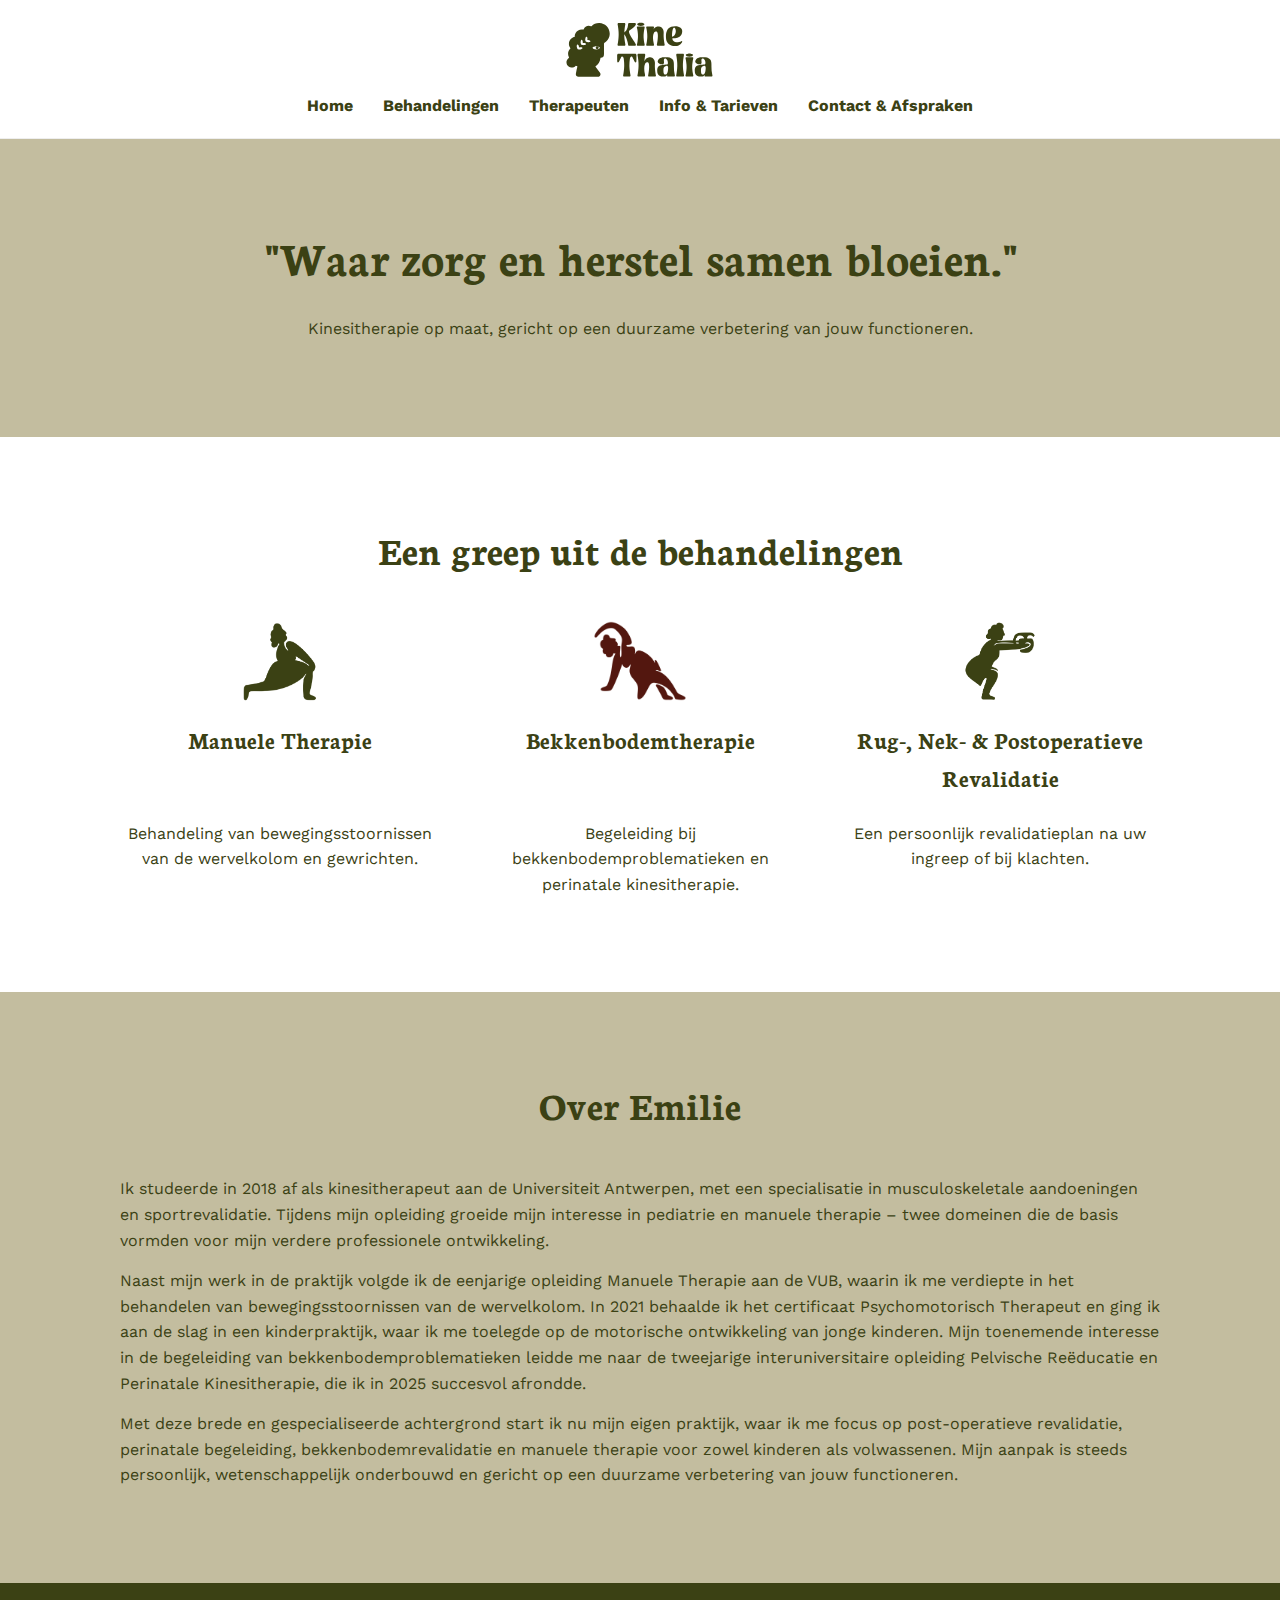
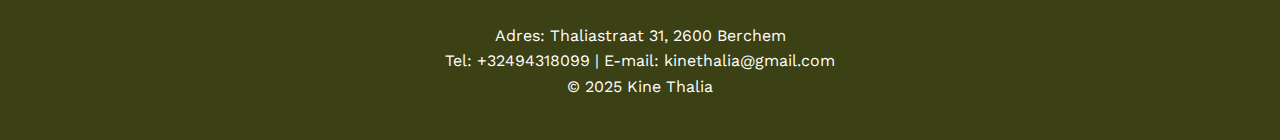
<file: index.html>
<!DOCTYPE html>
<html lang="nl">
<head>
    <meta charset="UTF-8">
    <meta name="viewport" content="width=device-width, initial-scale=1.0">
    <title>Home | Kine Thalia</title>
    <link rel="stylesheet" href="style.css">
</head>
<body>

<div id="header-placeholder"></div>

<main>
    <section id="hero" class="section">
        <div class="container">
            <h1>"Waar zorg en herstel samen bloeien."</h1>
            <p>Kinesitherapie op maat, gericht op een duurzame verbetering van jouw functioneren.</p>
        </div>
    </section>

    <section id="specialisaties" class="section">
        <div class="container">
            <h2>Een greep uit de behandelingen</h2>
            <div class="specialisaties-grid">
                <div class="specialisatie-item">
                    <img src="images/Lunge_groen.png" alt="Icoon Manuele Therapie">
                    <h3>Manuele Therapie</h3>
                    <p>Behandeling van bewegingsstoornissen van de wervelkolom en gewrichten.</p>
                </div>
                <div class="specialisatie-item specialisatie-item--kastanje">
                    <img src="images/Stretch_rood.png" alt="Icoon Bekkenbodemtherapie">
                    <h3>Bekkenbodemtherapie</h3>
                    <p>Begeleiding bij bekkenbodemproblematieken en perinatale kinesitherapie.</p>
                </div>
                <div class="specialisatie-item">
                    <img src="images/Squat_groen.png" alt="Icoon Revalidatie">
                    <h3>Rug-, Nek- & Postoperatieve Revalidatie</h3>
                    <p>Een persoonlijk revalidatieplan na uw ingreep of bij klachten.</p>
                </div>
            </div>
        </div>
    </section>

    <section id="over" class="section">
        <div class="container">
            <div class="over-text">
                <h2>Over Emilie</h2>
                <p>
                    Ik studeerde in 2018 af als kinesitherapeut aan de Universiteit Antwerpen, met een specialisatie in musculoskeletale aandoeningen en sportrevalidatie. Tijdens mijn opleiding groeide mijn interesse in pediatrie en manuele therapie – twee domeinen die de basis vormden voor mijn verdere professionele ontwikkeling.
                </p>
                <p>
                    Naast mijn werk in de praktijk volgde ik de eenjarige opleiding Manuele Therapie aan de VUB, waarin ik me verdiepte in het behandelen van bewegingsstoornissen van de wervelkolom. In 2021 behaalde ik het certificaat Psychomotorisch Therapeut en ging ik aan de slag in een kinderpraktijk, waar ik me toelegde op de motorische ontwikkeling van jonge kinderen. Mijn toenemende interesse in de begeleiding van bekkenbodemproblematieken leidde me naar de tweejarige interuniversitaire opleiding Pelvische Reëducatie en Perinatale Kinesitherapie, die ik in 2025 succesvol afrondde.
                </p>
                <p>
                    Met deze brede en gespecialiseerde achtergrond start ik nu mijn eigen praktijk, waar ik me focus op post-operatieve revalidatie, perinatale begeleiding, bekkenbodemrevalidatie en manuele therapie voor zowel kinderen als volwassenen. Mijn aanpak is steeds persoonlijk, wetenschappelijk onderbouwd en gericht op een duurzame verbetering van jouw functioneren.
                </p>
            </div>
        </div>
    </section>
</main>

<div id="footer-placeholder"></div>
<script src="header-footer-replacer.js"></script>

</body>
</html>
</file>
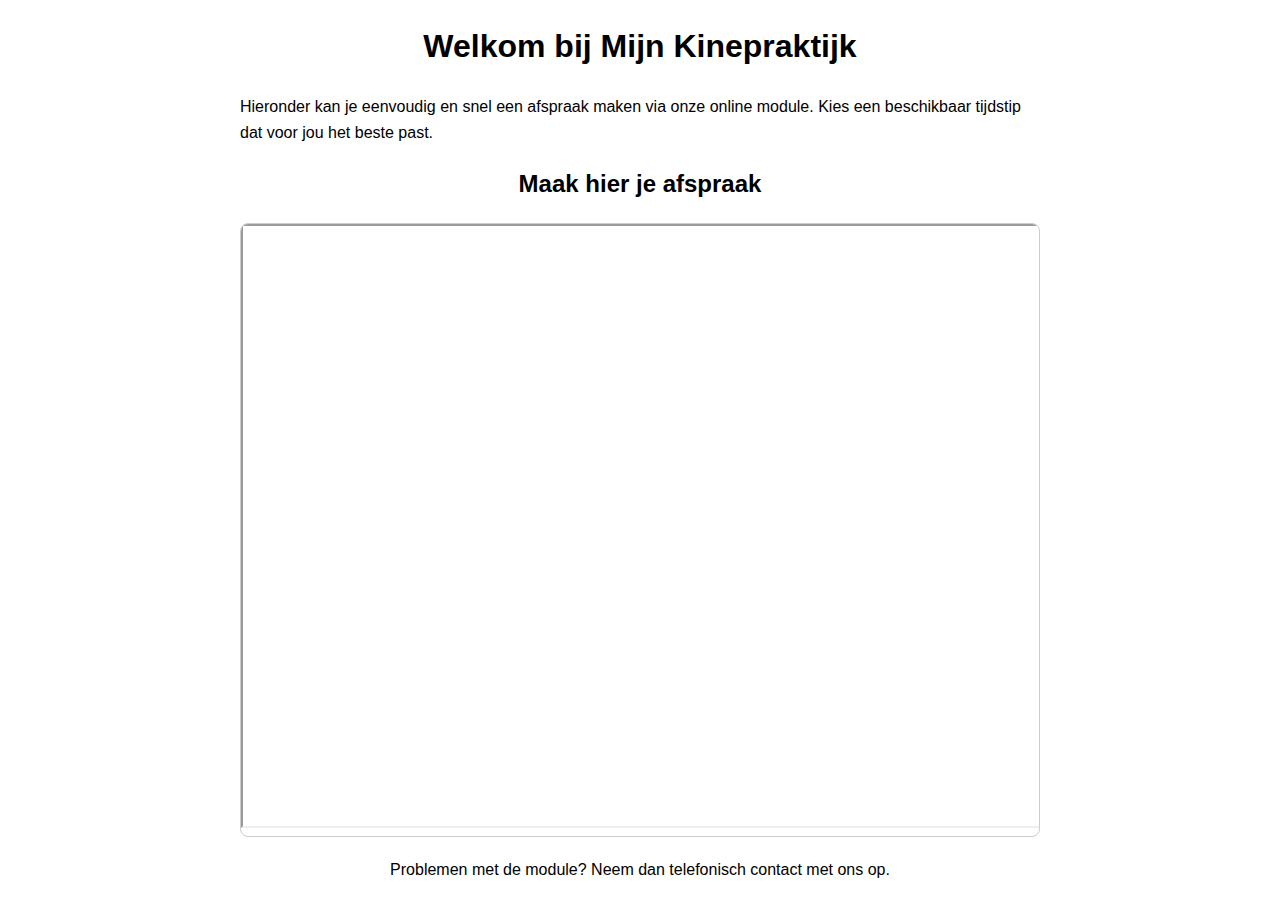
<file: kine-emilie/index.html>
<!DOCTYPE html>
<html lang="nl">
<head>
    <meta charset="UTF-8">
    <meta name="viewport" content="width=device-width, initial-scale=1.0">
    <title>Kine Thalia</title>
    <style>
        body {
            font-family: sans-serif;
            line-height: 1.6;
            margin: 20px;
        }
        .container {
            max-width: 800px;
            margin: auto;
        }
        h1, h2 {
            text-align: center;
        }
        .rosa-embed {
            border: 1px solid #ccc;
            border-radius: 8px;
            overflow: hidden;
        }
    </style>
</head>
<body>

<div class="container">
    <h1>Welkom bij Mijn Kinepraktijk</h1>
    <p>
        Hieronder kan je eenvoudig en snel een afspraak maken via onze online module.
        Kies een beschikbaar tijdstip dat voor jou het beste past.
    </p>

    <h2>Maak hier je afspraak</h2>

    <div class="rosa-embed">
        <iframe
                src="https://rosa.be/nl/embed/alma-dab?isExternalBooking=true"
                width="100%"
                height="600"
                >
        </iframe>
    </div>

    <p style="text-align:center; margin-top: 20px;">
        Problemen met de module? Neem dan telefonisch contact met ons op.
    </p>
</div>

</body>
</html>
</file>
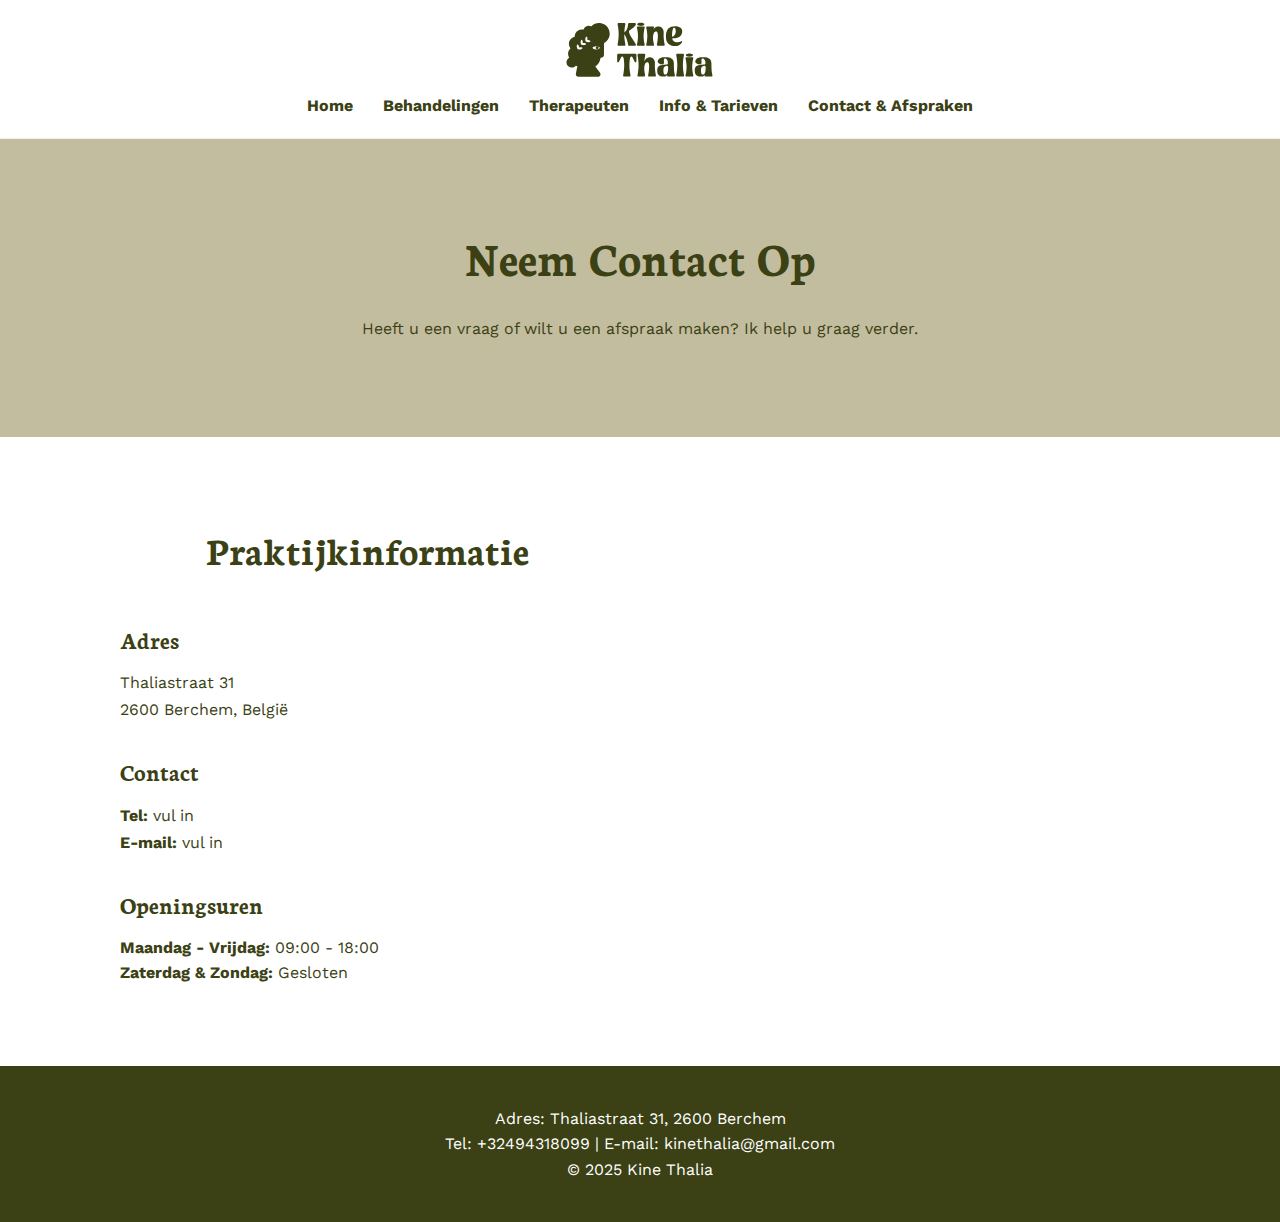
<file: contact.html>
<!DOCTYPE html>
<html lang="nl">
<head>
    <meta charset="UTF-8">
    <meta name="viewport" content="width=device-width, initial-scale=1.0">
    <title>Contact | Kinepraktijk Emilie Boucquey</title>
    <link rel="stylesheet" href="style.css">
</head>
<body>

<div id="header-placeholder"></div>

<main>
    <section id="contact-title-section" class="section">
        <div class="container">
            <h1>Neem Contact Op</h1>
            <p>Heeft u een vraag of wilt u een afspraak maken? Ik help u graag verder.</p>
        </div>
    </section>

    <section id="contact-details" class="section">
        <div class="container">
            <div class="contact-grid">
                <div class="contact-info">
                    <h2>Praktijkinformatie</h2>

                    <h3>Adres</h3>
                    <p>Thaliastraat 31<br>2600 Berchem, België</p>

                    <h3>Contact</h3>
                    <p>
                        <strong>Tel:</strong> <a href="tel:+3231234567">vul in</a><br>
                        <strong>E-mail:</strong> <a href="mailto:info@emilieboucquey.be">vul in</a>
                    </p>

                    <h3>Openingsuren</h3>
                    <ul class="opening-hours">
                        <li><strong>Maandag - Vrijdag:</strong> 09:00 - 18:00</li>
                        <li><strong>Zaterdag & Zondag:</strong> Gesloten</li>
                    </ul>
                </div>

                <div class="contact-map">
                    <iframe src="https://www.google.com/maps/embed?pb=!1m18!1m12!1m3!1d2500.064561294045!2d4.440808976553354!3d51.19946203315256!2m3!1f0!2f0!3f0!3m2!1i1024!2i768!4f13.1!3m3!1m2!1s0x47c3f741dbc11d39%3A0x457c23ef170a7d34!2sThaliastraat%2031%2C%202600%20Antwerpen!5e0!3m2!1sen!2sbe!4v1759047134104!5m2!1sen!2sbe"
                            width="100%"
                            height="450"
                            style="border:0;"
                            allowfullscreen=""
                            loading="lazy"
                            referrerpolicy="no-referrer-when-downgrade">
                    </iframe>
                </div>
            </div>
        </div>
    </section>

</main>

<div id="footer-placeholder"></div>

<script src="header-footer-replacer.js"></script>

</body>
</html>
</file>
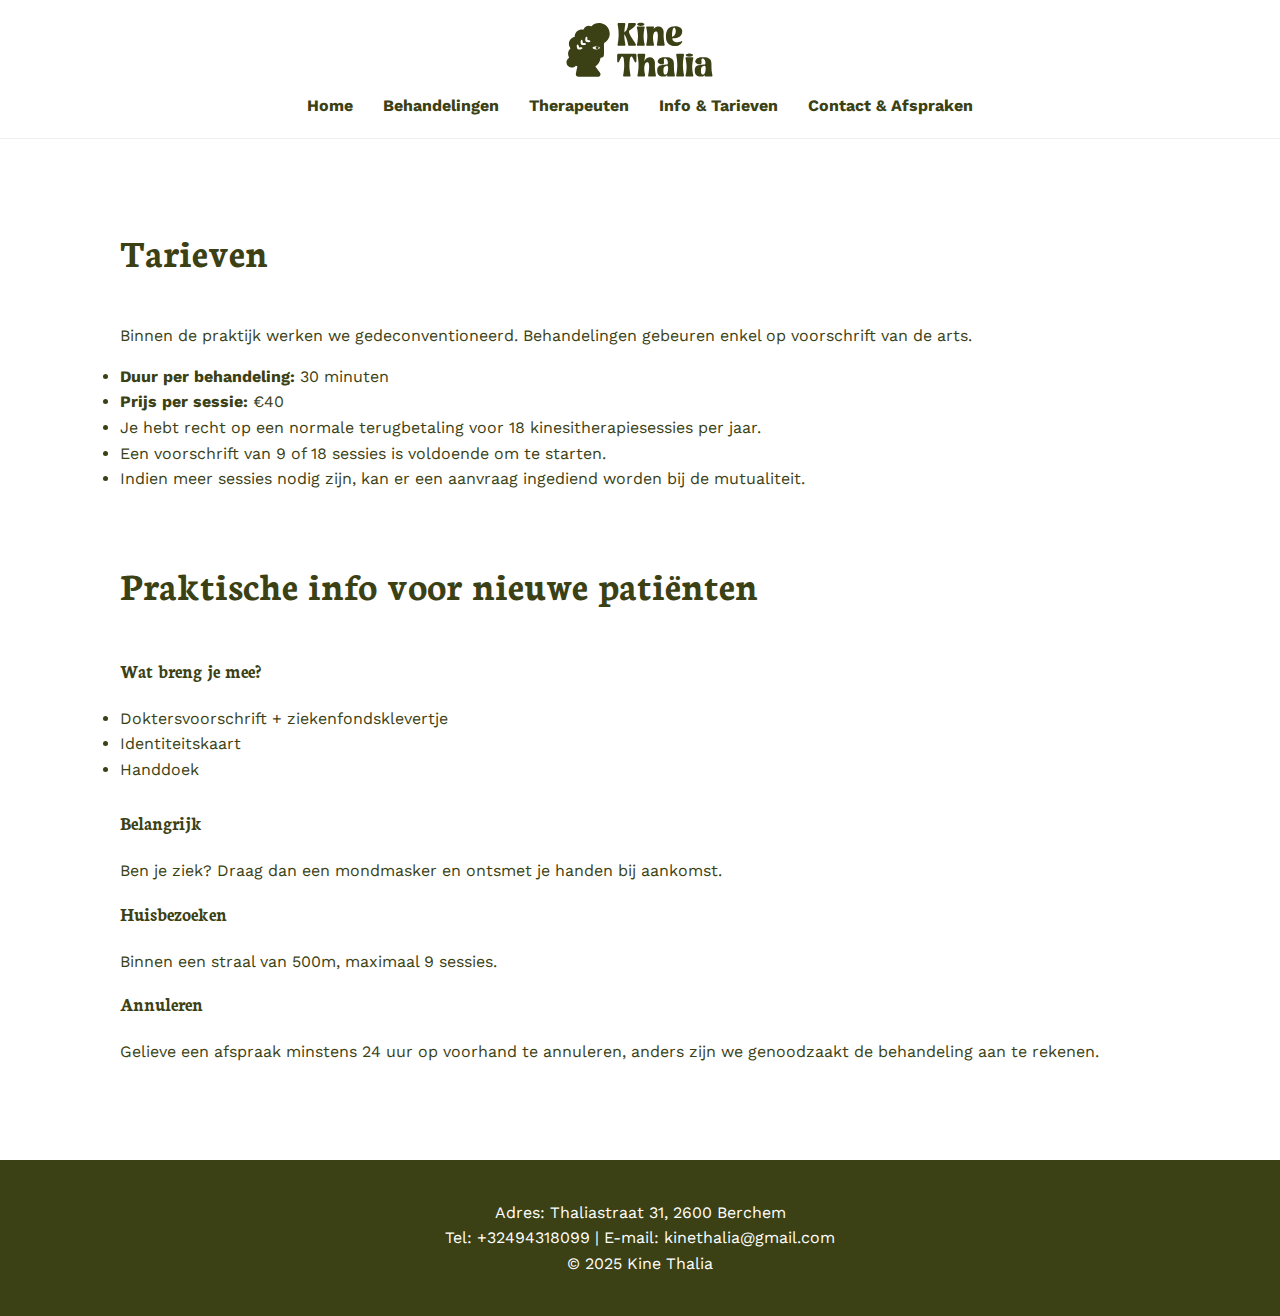
<file: info.html>
<!DOCTYPE html>
<html lang="nl">
<head>
    <meta charset="UTF-8">
    <meta name="viewport" content="width=device-width, initial-scale=1.0">
    <title>Tarieven & Info | Kine Thalia</title>
    <link rel="stylesheet" href="style.css">
</head>
<body>

<div id="header-placeholder"></div>

<main>
    <section class="section">
        <div class="container">
            <h2 style="text-align: left;">Tarieven</h2>
            <p>Binnen de praktijk werken we gedeconventioneerd. Behandelingen gebeuren enkel op voorschrift van de arts.</p>
            <ul>
                <li><strong>Duur per behandeling:</strong> 30 minuten</li>
                <li><strong>Prijs per sessie:</strong> €40</li>
                <li>Je hebt recht op een normale terugbetaling voor 18 kinesitherapiesessies per jaar.</li>
                <li>Een voorschrift van 9 of 18 sessies is voldoende om te starten.</li>
                <li>Indien meer sessies nodig zijn, kan er een aanvraag ingediend worden bij de mutualiteit.</li>
            </ul>

            <h2 style="text-align: left; margin-top: 60px;">Praktische info voor nieuwe patiënten</h2>
            <h3>Wat breng je mee?</h3>
            <ul>
                <li>Doktersvoorschrift + ziekenfondsklevertje</li>
                <li>Identiteitskaart</li>
                <li>Handdoek</li>
            </ul>
            <br>
            <h3>Belangrijk</h3>
            <p>Ben je ziek? Draag dan een mondmasker en ontsmet je handen bij aankomst.</p>

            <h3>Huisbezoeken</h3>
            <p>Binnen een straal van 500m, maximaal 9 sessies.</p>

            <h3>Annuleren</h3>
            <p>Gelieve een afspraak minstens 24 uur op voorhand te annuleren, anders zijn we genoodzaakt de behandeling aan te rekenen.</p>
        </div>
    </section>
</main>

<div id="footer-placeholder"></div>
<script src="header-footer-replacer.js"></script>

</body>
</html>
</file>
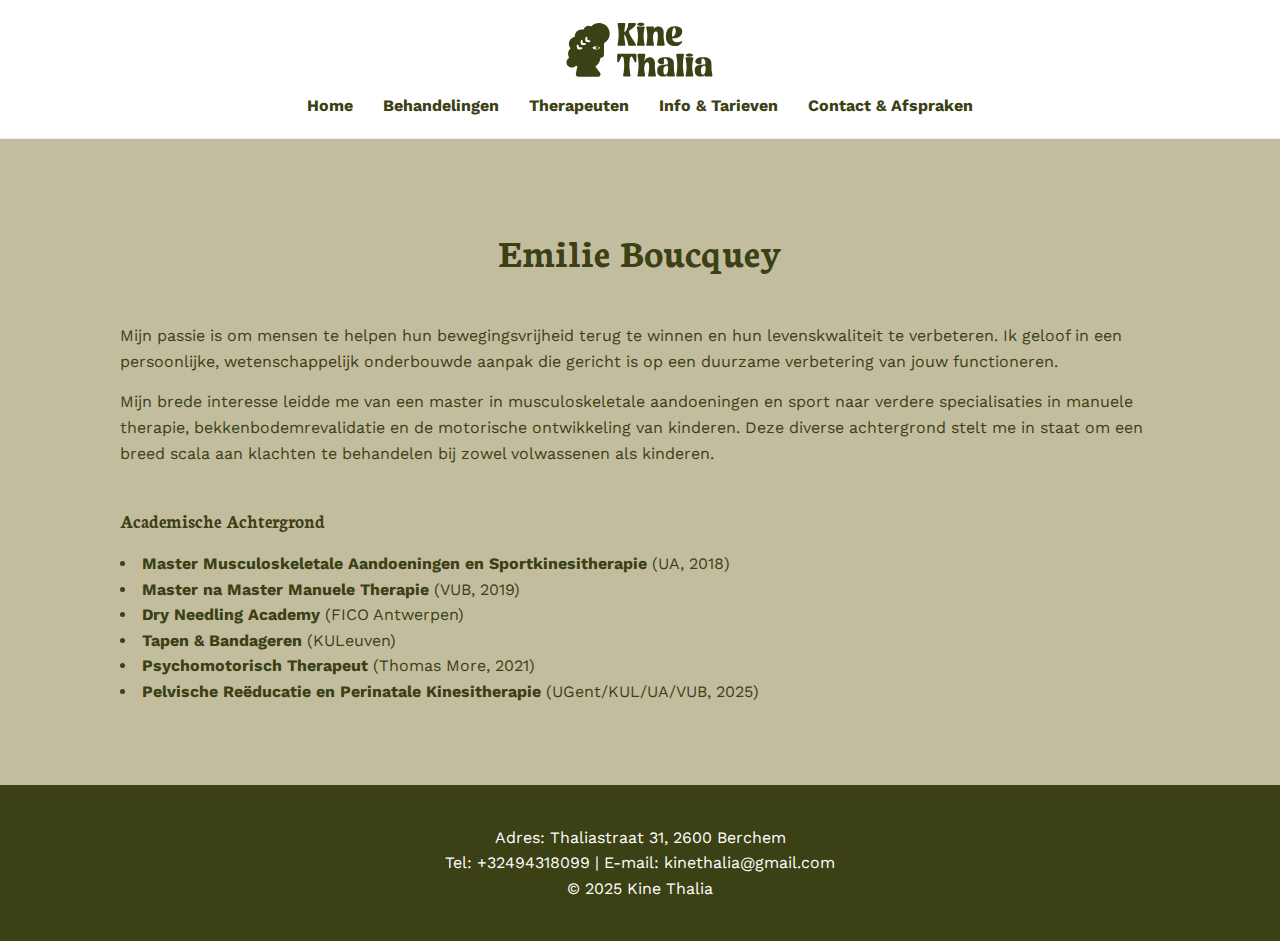
<file: therapists.html>
<!DOCTYPE html>
<html lang="nl">
<head>
    <meta charset="UTF-8">
    <meta name="viewport" content="width=device-width, initial-scale=1.0">
    <title>Therapeuten | Kine Thalia</title>
    <link rel="stylesheet" href="style.css">
</head>
<body>

<div id="header-placeholder"></div>

<main>
    <section id="over" class="section">
        <div class="container">
            <div class="over-text">
                <h2>Emilie Boucquey</h2>
                <p>
                    Mijn passie is om mensen te helpen hun bewegingsvrijheid terug te winnen en hun levenskwaliteit te verbeteren. Ik geloof in een persoonlijke, wetenschappelijk onderbouwde aanpak die gericht is op een duurzame verbetering van jouw functioneren.
                </p>
                <p>
                    Mijn brede interesse leidde me van een master in musculoskeletale aandoeningen en sport naar verdere specialisaties in manuele therapie, bekkenbodemrevalidatie en de motorische ontwikkeling van kinderen. Deze diverse achtergrond stelt me in staat om een breed scala aan klachten te behandelen bij zowel volwassenen als kinderen.
                </p>

                <h3 style="font-family: var(--font-titel); margin-top: 40px; margin-bottom: 15px;">Academische Achtergrond</h3>
                <ul style="list-style-position: inside;">
                    <li><strong>Master Musculoskeletale Aandoeningen en Sportkinesitherapie</strong> (UA, 2018)</li>
                    <li><strong>Master na Master Manuele Therapie</strong> (VUB, 2019)</li>
                    <li><strong>Dry Needling Academy</strong> (FICO Antwerpen)</li>
                    <li><strong>Tapen & Bandageren</strong> (KULeuven)</li>
                    <li><strong>Psychomotorisch Therapeut</strong> (Thomas More, 2021)</li>
                    <li><strong>Pelvische Reëducatie en Perinatale Kinesitherapie</strong> (UGent/KUL/UA/VUB, 2025)</li>
                </ul>
            </div>
<!--            <div class="over-image">-->
<!--                <img src="https://via.placeholder.com/350" alt="Portret van kinesitherapeute Emilie Boucquey">-->
<!--            </div>-->
        </div>
    </section>
</main>

<div id="footer-placeholder"></div>
<script src="header-footer-replacer.js"></script>

</body>
</html>
</file>
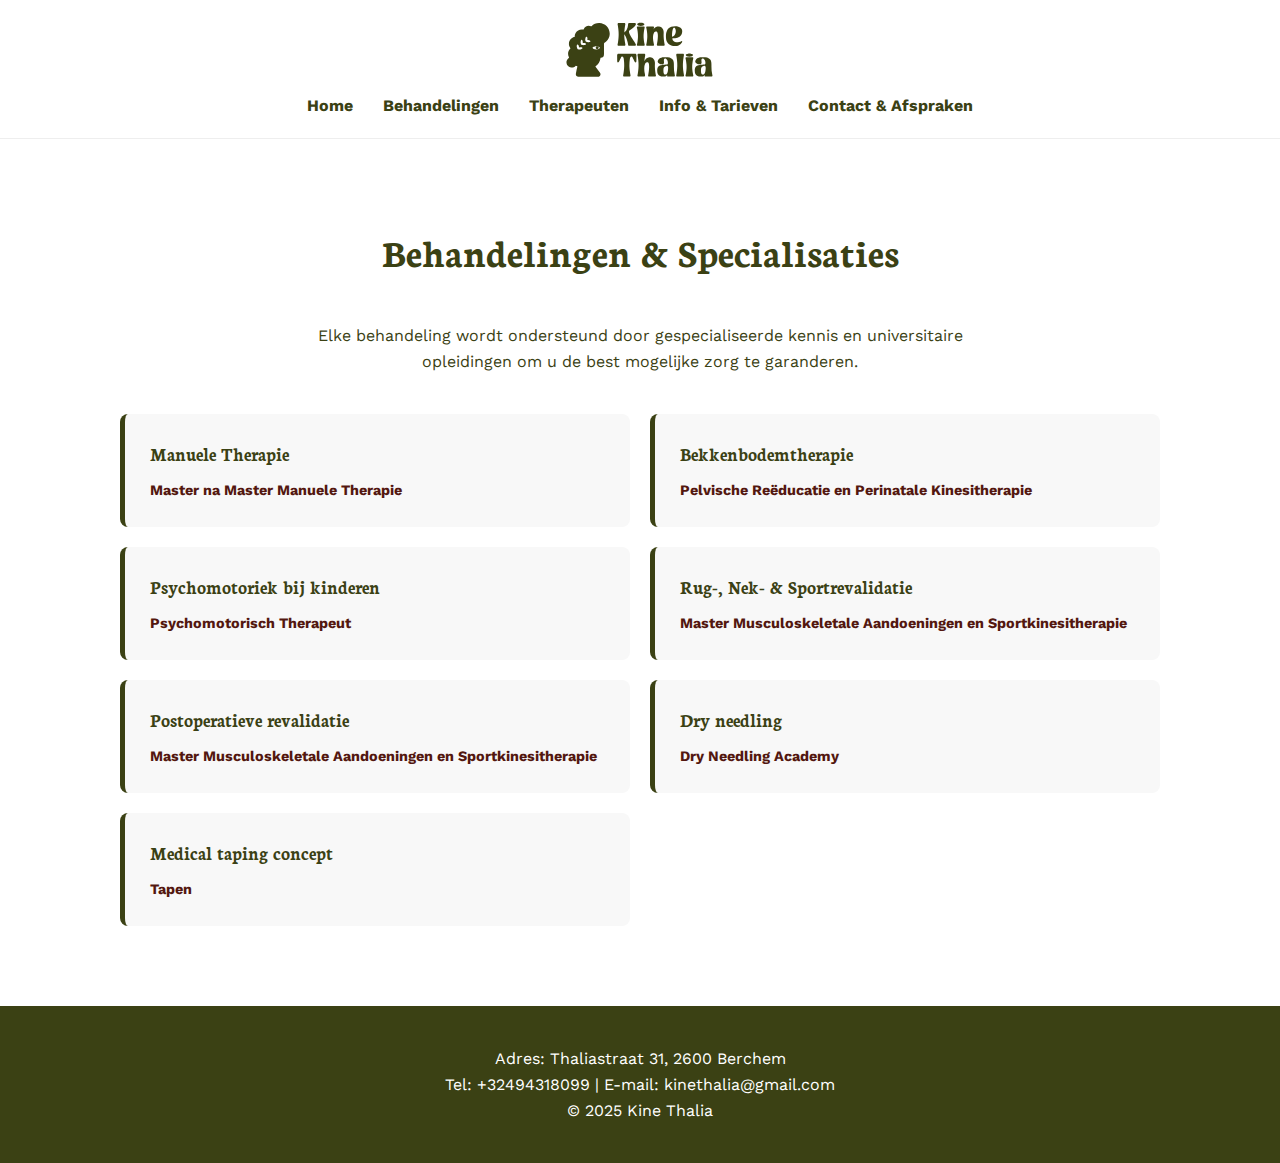
<file: therapy.html>
<!DOCTYPE html>
<html lang="nl">
<head>
    <meta charset="UTF-8">
    <meta name="viewport" content="width=device-width, initial-scale=1.0">
    <title>Behandelingen | Kine Thalia</title>
    <link rel="stylesheet" href="style.css">
</head>
<body>

<div id="header-placeholder"></div>

<main>
    <section class="section">
        <div class="container">
            <h2>Behandelingen & Specialisaties</h2>
            <p style="text-align: center; max-width: 700px; margin: 0 auto 40px;">Elke behandeling wordt ondersteund door gespecialiseerde kennis en universitaire opleidingen om u de best mogelijke zorg te garanderen.</p>

            <div class="behandeling-grid">

                <div class="behandeling-item">
                    <h3>Manuele Therapie</h3>
                    <p class="specialisatie-tag">Master na Master Manuele Therapie</p>
                </div>

                <div class="behandeling-item">
                    <h3>Bekkenbodemtherapie</h3>
                    <p class="specialisatie-tag">Pelvische Reëducatie en Perinatale Kinesitherapie</p>
                </div>

                <div class="behandeling-item">
                    <h3>Psychomotoriek bij kinderen</h3>
                    <p class="specialisatie-tag">Psychomotorisch Therapeut</p>
                </div>

                <div class="behandeling-item">
                    <h3>Rug-, Nek- & Sportrevalidatie</h3>
                    <p class="specialisatie-tag">Master Musculoskeletale Aandoeningen en Sportkinesitherapie</p>
                </div>

                <div class="behandeling-item">
                    <h3>Postoperatieve revalidatie</h3>
                    <p class="specialisatie-tag">Master Musculoskeletale Aandoeningen en Sportkinesitherapie</p>
                </div>

                <div class="behandeling-item">
                    <h3>Dry needling</h3>
                    <p class="specialisatie-tag">Dry Needling Academy</p>
                </div>

                <div class="behandeling-item">
                    <h3>Medical taping concept</h3>
                    <p class="specialisatie-tag">Tapen</p>
                </div>

            </div>
        </div>
    </section>
</main>

<div id="footer-placeholder"></div>
<script src="header-footer-replacer.js"></script>

</body>
</html>
</file>
<file: style.css>
/* ----- Kinepraktijk Thalia - Huisstijl ----- */

/* ----- 1. Import Fonts & Variabelen ----- */
@import url('https://fonts.googleapis.com/css2?family=Work+Sans:wght@400;700&family=Neuton:wght@700&display=swap');

:root {
    --kleur-olijf: #3b4114;
    --kleur-jade: #c3bd9f;
    --kleur-kastanje: #53170f;
    --kleur-wit: #FFFFFF;
    --kleur-lichtgrijs: #f8f8f8;
    --kleur-koraal: #a83031;
    --kleur-terracotta: #d34d2a;
    --kleur-abrikoos: #df7647;

    --font-titel: 'Neuton', serif;
    --font-tekst: 'Work Sans', sans-serif;
}

/* ----- 2. Algemene Stijlen ----- */
* {
    box-sizing: border-box;
    margin: 0;
    padding: 0;
}

body {
    font-family: var(--font-tekst);
    color: var(--kleur-olijf);
    line-height: 1.6;
    background-color: var(--kleur-wit);
}

.container {
    max-width: 1100px;
    margin: 0 auto;
    padding: 0 30px;
}

h1, h2, h2-contact, h3 {
    font-family: var(--font-titel);
    font-weight: 700;
    margin-bottom: 20px;
}

h1 { font-size: 3rem; }
h2 { font-size: 2.5rem; text-align: center; margin-bottom: 40px; }
h2-contact { font-size: 2.5rem; text-align: left; margin-bottom: 40px; }
p  { margin-bottom: 15px; }
img { max-width: 100%; }

/* ----- 3. Header & Navigatie ----- */
.main-header {
    background: var(--kleur-wit);
    padding: 20px 0;
    border-bottom: 1px solid #eee;
}
.main-header .container {
    display: flex;
    flex-direction: column;
    align-items: center;
}
.main-header .logo img {
    height: 60px;
    margin-bottom: 5px;
}
.main-nav ul {
    list-style: none;
    display: flex;
    align-items: center;
}
.main-nav li {
    margin: 0 15px;
}
.main-nav a {
    text-decoration: none;
    color: var(--kleur-olijf);
    font-weight: 700;
}

/* ----- 4. Algemene Sectie Stijlen ----- */
.section {
    padding: 80px 0;
}

/* Accentkleur voor specifieke secties (via ID) */
#hero,
#over,
#contact-title-section {
    background-color: var(--kleur-jade);
    text-align: center;
}

/* ----- 5. Pagina-specifieke Secties ----- */

/* Home: Specialisaties */
.specialisaties-grid {
    display: grid;
    grid-template-columns: repeat(3, 1fr);
    gap: 40px;
    text-align: center;
}
.specialisatie-item {
    display: flex;
    flex-direction: column;
    align-items: center;
}
.specialisatie-item img {
    height: 80px;
    margin-bottom: 20px;
}
.specialisatie-item h3 {
    font-family: var(--font-titel);
    font-size: 1.5rem;
    min-height: 3.5em;
    margin-bottom: 1rem;
}
.specialisatie-item--var-1 {
    color: var(--kleur-kastanje);
}
.specialisatie-item--var-2 {
    color: var(--kleur-olijf);
}

/* Home & Therapeuten: Over sectie */
#over {
    display: flex;
    align-items: center;
    gap: 50px;
}
#over .over-text { flex: 1; text-align: left; }
#over .over-image { flex: 1; text-align: center; }
#over .over-image img { max-width: 350px; border-radius: 10px; }

/* Behandelingen Pagina */
.behandeling-grid {
    display: grid;
    grid-template-columns: repeat(2, 1fr);
    gap: 20px;
}
.behandeling-item {
    background-color: var(--kleur-lichtgrijs);
    padding: 25px;
    border-radius: 8px;
    border-left: 5px solid var(--kleur-olijf);
    text-align: left;
}
.behandeling-item h3 {
    margin-bottom: 10px;
}
.specialisatie-tag {
    font-size: 0.9rem;
    color: var(--kleur-kastanje);
    font-weight: 700;
    margin: 0;
}

/* Contact Pagina */
.contact-grid {
    display: grid;
    grid-template-columns: 1fr 1fr;
    gap: 50px;
    align-items: flex-start;
}
.contact-info h3 {
    font-size: 1.5rem;
    margin-top: 30px;
    margin-bottom: 10px;
}
.contact-info p, .contact-info a {
    font-size: 1rem;
    line-height: 1.7;
    text-decoration: none;
    color: var(--kleur-olijf);
}
.contact-info a:hover {
    text-decoration: underline;
}
.opening-hours {
    list-style: none;
    padding: 0;
}
.contact-map iframe {
    border-radius: 8px;
}

/* ----- 6. Footer ----- */
.main-footer {
    background-color: var(--kleur-olijf);
    color: var(--kleur-wit);
    text-align: center;
    padding: 40px 20px;
}
.main-footer p {
    margin: 0;
}
.main-footer a {
    color: inherit;
    text-decoration: none;
}
.main-footer a:hover {
    text-decoration: underline;
}

.copyright-text {
    font-size: 0.8rem; /* Ongeveer helft van de normale tekstgrootte */
    margin-top: 10px; /* Voegt wat ruimte toe onder de contactgegevens */
}

/* ----- 7. Responsive Aanpassingen ----- */
@media (max-width: 768px) {
    .main-nav ul {
        flex-direction: column;
    }
    .main-nav li {
        margin: 10px 0;
    }
    .specialisaties-grid,
    .behandeling-grid,
    .contact-grid {
        grid-template-columns: 1fr;
    }
    #over {
        flex-direction: column;
    }
}

/* ----- Foto Collage Grid ----- */

.kine-four-grid {
    display: grid;
    grid-template-columns: 2fr 1fr; /* Links 2 delen, rechts 1 deel breed */
    grid-template-rows: repeat(3, 200px); /* 3 vaste rijen hoogte */
    gap: 15px;
    margin: 40px 0; /* Ruimte boven en onder de collage */
}

.grid-item {
    overflow: hidden;
    border-radius: 8px;
    background-color: var(--kleur-lichtgrijs);
}

.grid-item img {
    width: 100%;
    height: 100%;
    object-fit: cover;
    display: block;
}

/* De grote foto beslaat alle 3 de rijen aan de linkerkant */
.grid-item.large {
    grid-row: span 3;
}

/* Mobiele weergave: alles onder elkaar */
@media (max-width: 768px) {
    .kine-four-grid {
        grid-template-columns: 1fr;
        grid-template-rows: auto;
    }

    .grid-item.large {
        grid-row: span 1;
        aspect-ratio: 16 / 9;
    }

    .grid-item {
        aspect-ratio: 1 / 1;
    }
}
</file>
